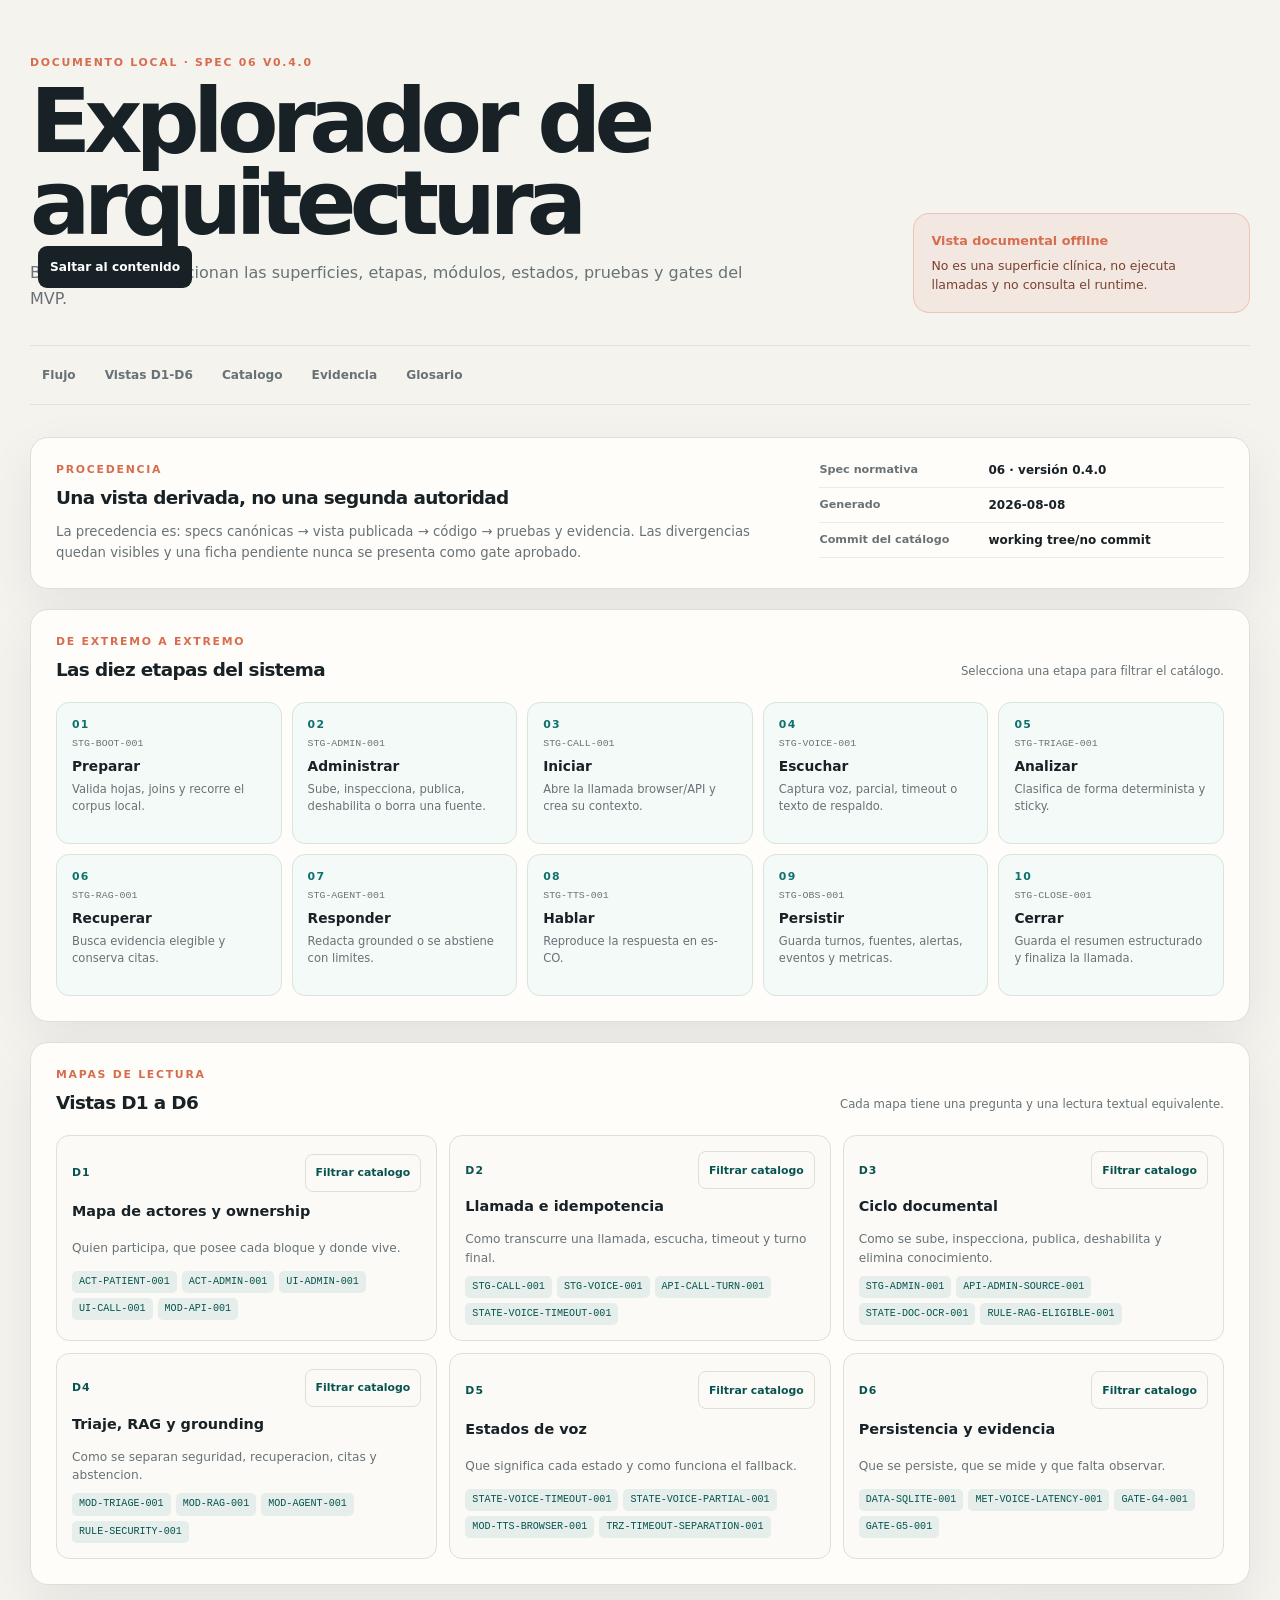
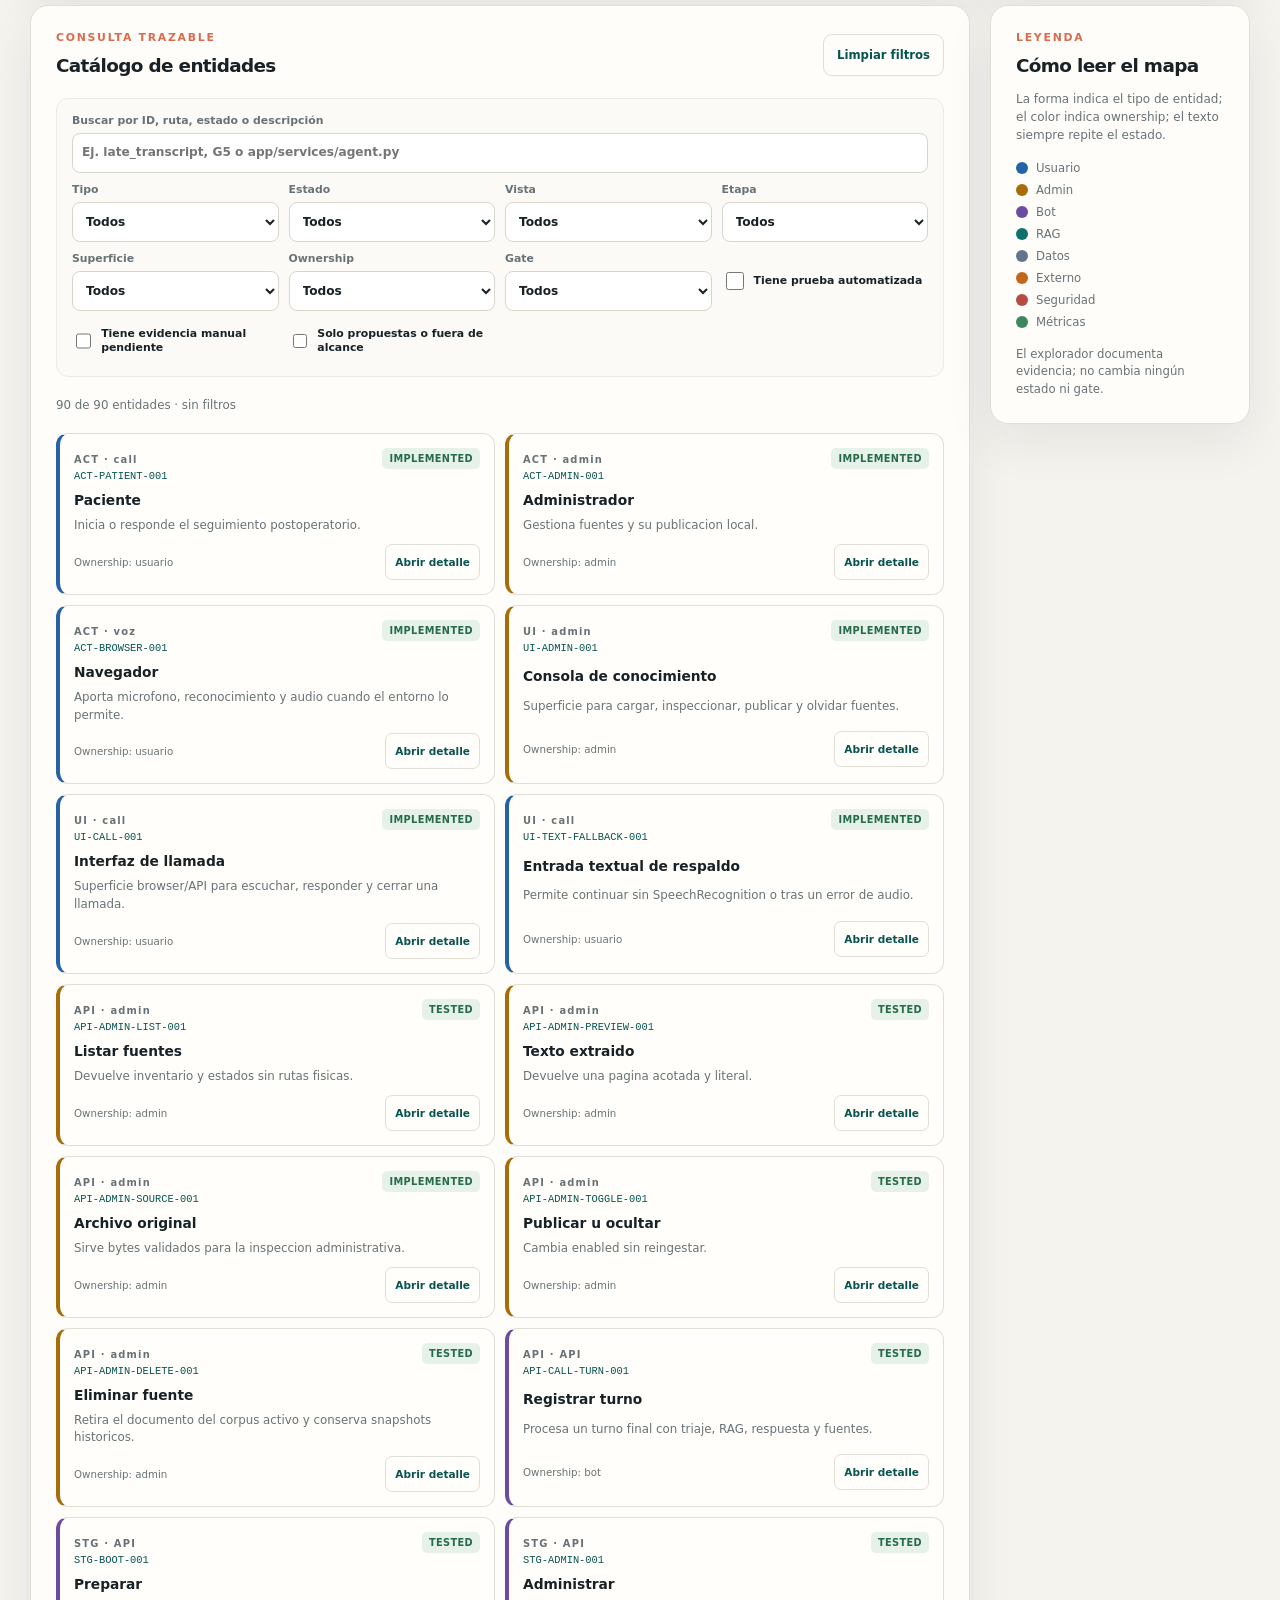
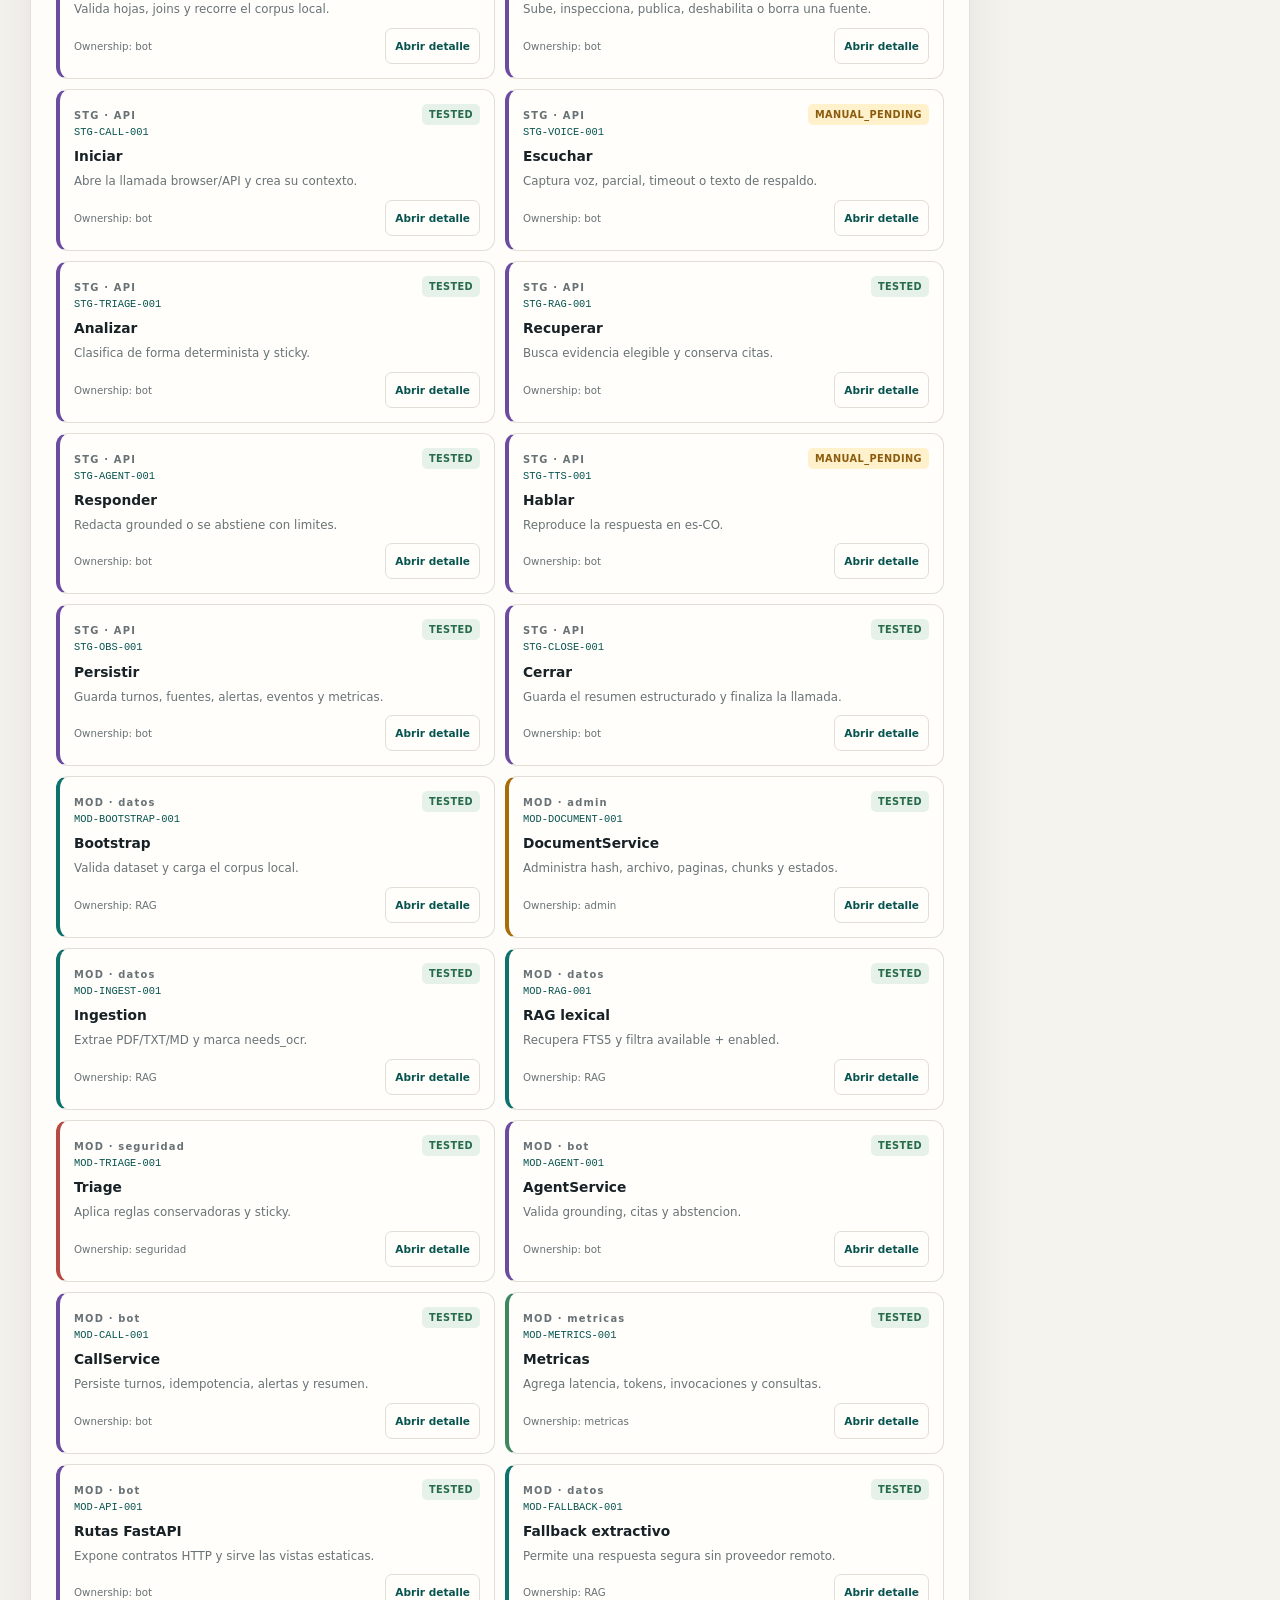
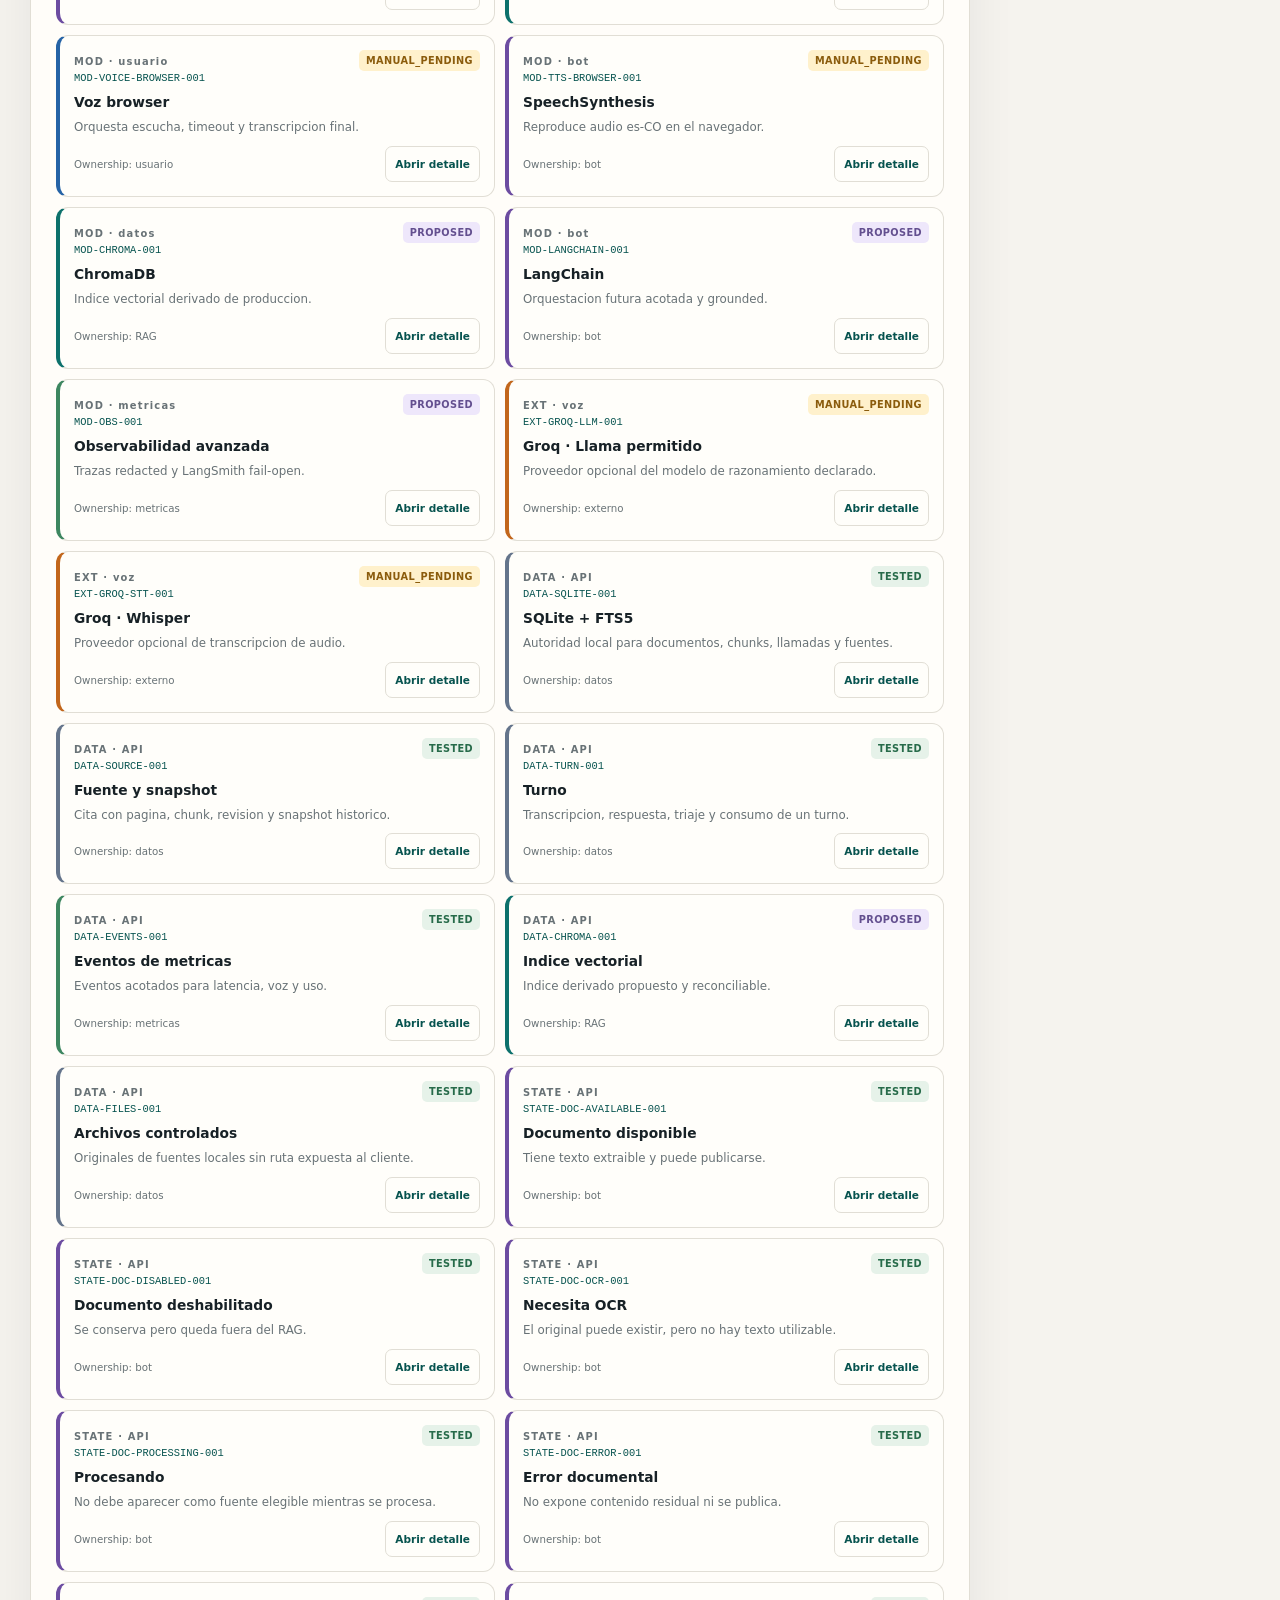
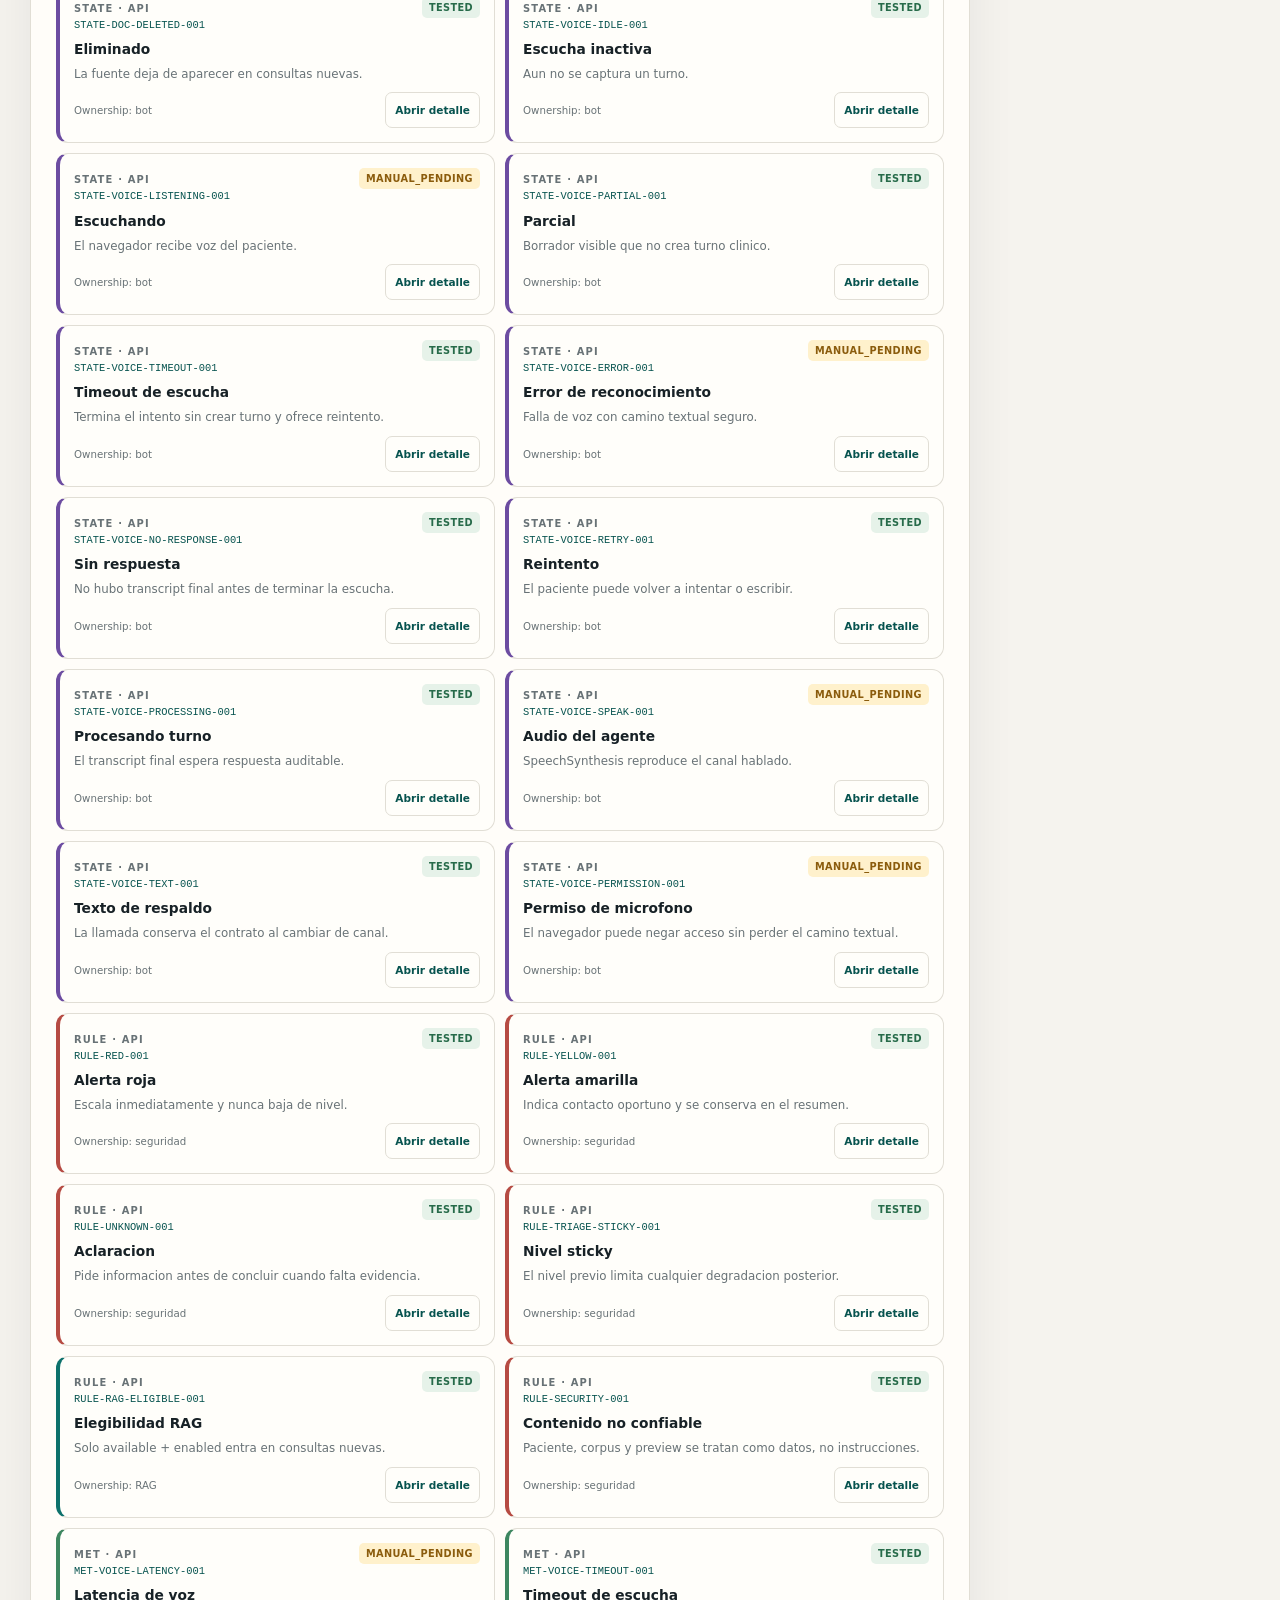
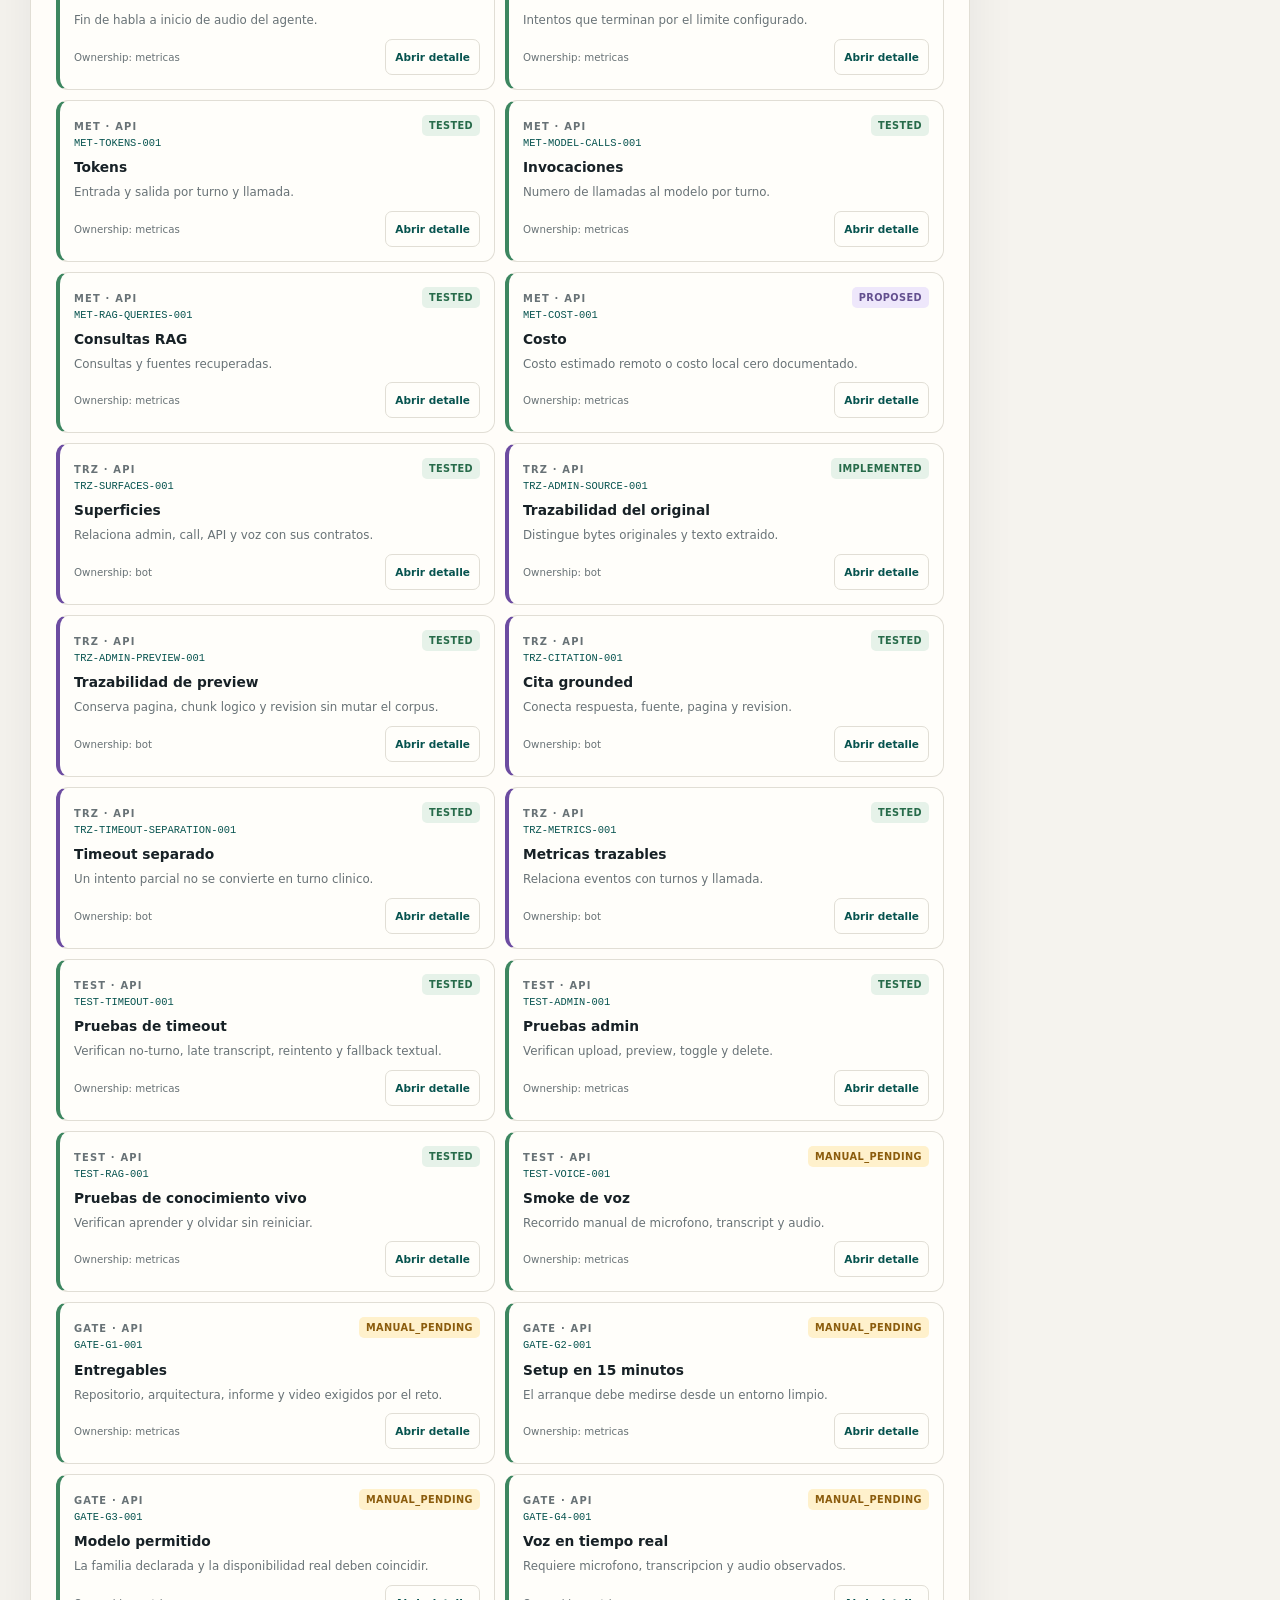
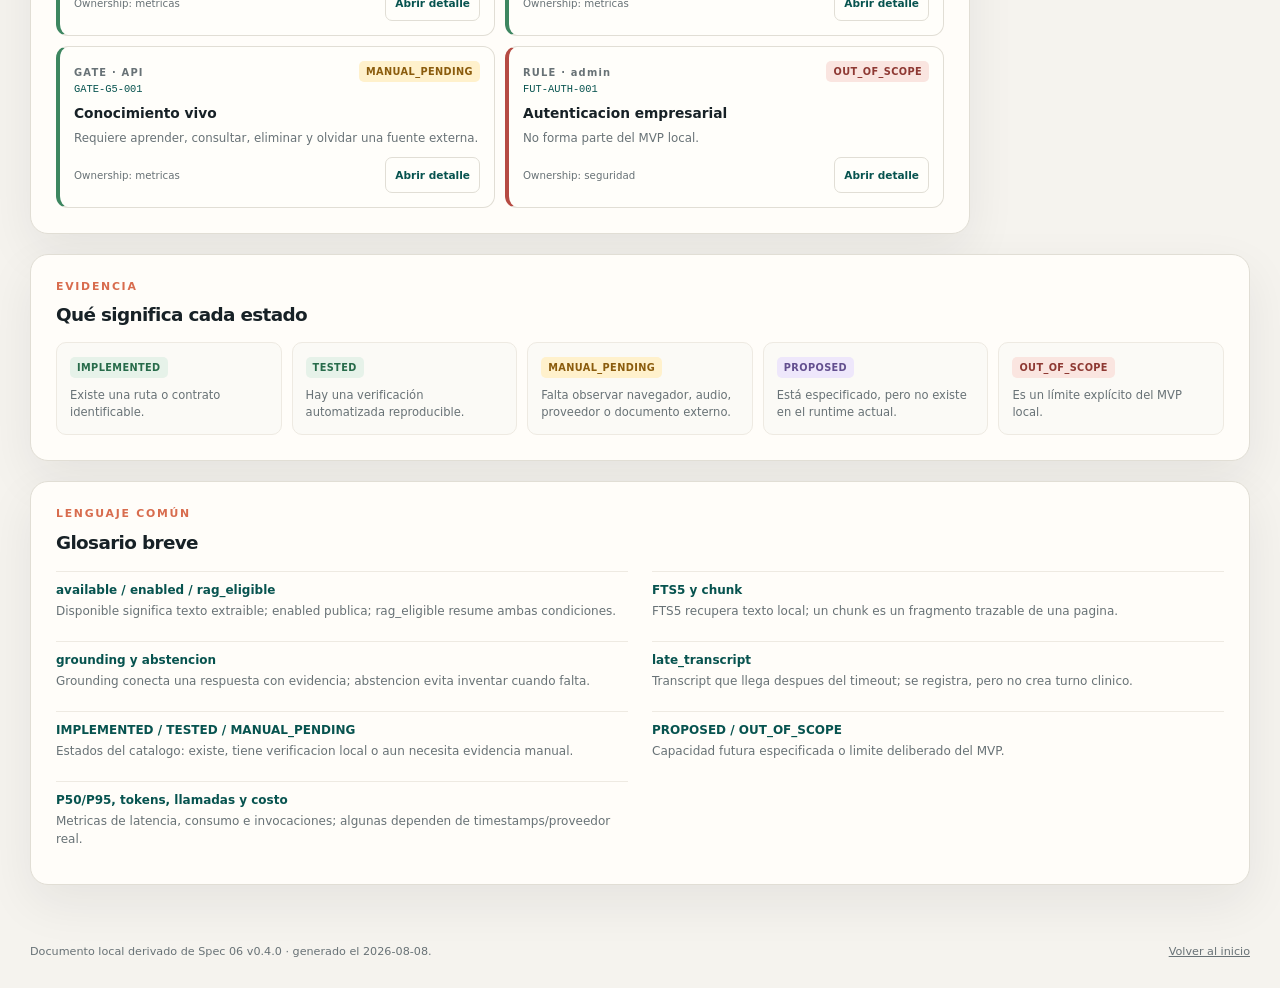
<file: docs/architecture_explorer.html>
<!doctype html>
<html lang="es">
  <head>
    <meta charset="utf-8">
    <meta name="viewport" content="width=device-width, initial-scale=1">
    <meta name="description" content="Explorador offline de la arquitectura y trazabilidad del MVP.">
    <title>Explorador de arquitectura | Tech Sphere Challenge</title>
    <link rel="stylesheet" href="./architecture_explorer.css">
    <script src="./architecture_explorer.data.js" defer></script>
    <script src="./architecture_explorer.js" defer></script>
  </head>
  <body>
    <header class="site-header" id="top">
      <div class="header-inner">
        <div>
          <p class="eyebrow">Documento local · Spec 06 v0.4.0</p>
          <h1>Explorador de arquitectura</h1>
          <p class="lede">Busca cómo se relacionan las superficies, etapas, módulos, estados, pruebas y gates del MVP.</p>
        </div>
        <div class="document-warning" role="note">
          <strong>Vista documental offline</strong>
          <span>No es una superficie clínica, no ejecuta llamadas y no consulta el runtime.</span>
        </div>
      </div>
    </header>

    <nav class="site-nav" aria-label="Navegacion del documento">
      <a class="skip-link" href="#main-content">Saltar al contenido</a>
      <div class="nav-inner">
        <a href="#flow">Flujo</a>
        <a href="#views">Vistas D1-D6</a>
        <a href="#catalog">Catalogo</a>
        <a href="#evidence">Evidencia</a>
        <a href="#glossary">Glosario</a>
      </div>
    </nav>

    <main id="main-content" class="page-shell">
      <section class="provenance panel" aria-labelledby="provenance-title">
        <div>
          <p class="eyebrow">Procedencia</p>
          <h2 id="provenance-title">Una vista derivada, no una segunda autoridad</h2>
          <p>La precedencia es: specs canónicas → vista publicada → código → pruebas y evidencia. Las divergencias quedan visibles y una ficha pendiente nunca se presenta como gate aprobado.</p>
        </div>
        <dl class="provenance-list">
          <div><dt>Spec normativa</dt><dd>06 · versión 0.4.0</dd></div>
          <div><dt>Generado</dt><dd id="generated-at">2026-08-08</dd></div>
          <div><dt>Commit del catálogo</dt><dd id="catalog-commit">working tree/no commit</dd></div>
        </dl>
      </section>

      <section id="flow" class="panel" aria-labelledby="flow-title">
        <div class="section-heading">
          <div>
            <p class="eyebrow">De extremo a extremo</p>
            <h2 id="flow-title">Las diez etapas del sistema</h2>
          </div>
          <p class="section-note">Selecciona una etapa para filtrar el catálogo.</p>
        </div>
        <ol id="stage-list" class="stage-list" aria-label="Etapas del flujo"></ol>
      </section>

      <section id="views" class="panel" aria-labelledby="views-title">
        <div class="section-heading">
          <div>
            <p class="eyebrow">Mapas de lectura</p>
            <h2 id="views-title">Vistas D1 a D6</h2>
          </div>
          <p class="section-note">Cada mapa tiene una pregunta y una lectura textual equivalente.</p>
        </div>
        <div id="view-list" class="view-grid"></div>
      </section>

      <section id="catalog" class="catalog-layout" aria-labelledby="catalog-title">
        <div class="panel catalog-panel">
          <div class="section-heading">
            <div>
              <p class="eyebrow">Consulta trazable</p>
              <h2 id="catalog-title">Catálogo de entidades</h2>
            </div>
            <button class="button button-quiet" id="clear-filters" type="button">Limpiar filtros</button>
          </div>
          <div class="filters" aria-label="Filtros del catalogo">
            <label class="search-field" for="catalog-search">
              <span>Buscar por ID, ruta, estado o descripción</span>
              <input id="catalog-search" type="search" autocomplete="off" placeholder="Ej. late_transcript, G5 o app/services/agent.py">
            </label>
            <label for="kind-filter"><span>Tipo</span><select id="kind-filter"></select></label>
            <label for="status-filter"><span>Estado</span><select id="status-filter"></select></label>
            <label for="view-filter"><span>Vista</span><select id="view-filter"></select></label>
            <label for="stage-filter"><span>Etapa</span><select id="stage-filter"></select></label>
            <label for="surface-filter"><span>Superficie</span><select id="surface-filter"></select></label>
            <label for="ownership-filter"><span>Ownership</span><select id="ownership-filter"></select></label>
            <label for="gate-filter"><span>Gate</span><select id="gate-filter"></select></label>
            <label class="check-field"><input id="tested-filter" type="checkbox"> Tiene prueba automatizada</label>
            <label class="check-field"><input id="manual-filter" type="checkbox"> Tiene evidencia manual pendiente</label>
            <label class="check-field"><input id="proposal-filter" type="checkbox"> Solo propuestas o fuera de alcance</label>
          </div>
          <div class="filter-summary" id="filter-summary" role="status" aria-live="polite"></div>
          <div id="catalog-results" class="catalog-results" aria-live="polite"></div>
        </div>

        <aside class="panel legend-panel" aria-labelledby="legend-title">
          <p class="eyebrow">Leyenda</p>
          <h2 id="legend-title">Cómo leer el mapa</h2>
          <p>La forma indica el tipo de entidad; el color indica ownership; el texto siempre repite el estado.</p>
          <ul class="legend-list">
            <li><span class="ownership-dot user"></span> Usuario</li>
            <li><span class="ownership-dot admin"></span> Admin</li>
            <li><span class="ownership-dot bot"></span> Bot</li>
            <li><span class="ownership-dot rag"></span> RAG</li>
            <li><span class="ownership-dot data"></span> Datos</li>
            <li><span class="ownership-dot external"></span> Externo</li>
            <li><span class="ownership-dot security"></span> Seguridad</li>
            <li><span class="ownership-dot metrics"></span> Métricas</li>
          </ul>
          <p class="muted-copy">El explorador documenta evidencia; no cambia ningún estado ni gate.</p>
        </aside>
      </section>

      <section id="evidence" class="panel evidence-panel" aria-labelledby="evidence-title">
        <p class="eyebrow">Evidencia</p>
        <h2 id="evidence-title">Qué significa cada estado</h2>
        <div class="status-grid">
          <div><strong class="status implemented">IMPLEMENTED</strong><p>Existe una ruta o contrato identificable.</p></div>
          <div><strong class="status tested">TESTED</strong><p>Hay una verificación automatizada reproducible.</p></div>
          <div><strong class="status pending">MANUAL_PENDING</strong><p>Falta observar navegador, audio, proveedor o documento externo.</p></div>
          <div><strong class="status proposed">PROPOSED</strong><p>Está especificado, pero no existe en el runtime actual.</p></div>
          <div><strong class="status out">OUT_OF_SCOPE</strong><p>Es un límite explícito del MVP local.</p></div>
        </div>
      </section>

      <section id="glossary" class="panel glossary-panel" aria-labelledby="glossary-title">
        <p class="eyebrow">Lenguaje común</p>
        <h2 id="glossary-title">Glosario breve</h2>
        <dl id="glossary-list" class="glossary-list"></dl>
      </section>
    </main>

    <dialog id="entity-detail" class="detail-dialog" aria-labelledby="detail-title" aria-describedby="detail-summary">
      <div class="detail-heading">
        <div>
          <p class="eyebrow" id="detail-kind"></p>
          <h2 id="detail-title">Detalle de entidad</h2>
        </div>
        <button class="button button-quiet" id="detail-close" type="button">Cerrar</button>
      </div>
      <p id="detail-id" class="detail-id"></p>
      <p id="detail-summary" class="detail-summary"></p>
      <div id="detail-content" class="detail-content"></div>
    </dialog>

    <footer class="site-footer">
      <p>Documento local derivado de Spec 06 v0.4.0 · generado el <span id="footer-date">2026-08-08</span>.</p>
      <a href="#top">Volver al inicio</a>
    </footer>
  </body>
</html>
</file>
<file: docs/architecture_explorer.css>
:root {
  --ink: #172126;
  --muted: #687276;
  --paper: #f5f3ee;
  --surface: #fffdf9;
  --line: #e1ded5;
  --teal: #0d716c;
  --teal-dark: #07534f;
  --coral: #d86c4e;
  --blue: #2563a6;
  --amber: #a66d09;
  --violet: #6c4ca1;
  --red: #b64b43;
  --green: #3d8660;
  --shadow: 0 18px 50px rgba(23, 33, 38, .07);
  font-family: Inter, ui-sans-serif, system-ui, -apple-system, BlinkMacSystemFont, "Segoe UI", sans-serif;
  color: var(--ink);
  background: var(--paper);
  font-synthesis: none;
}

* { box-sizing: border-box; }
html { scroll-behavior: smooth; }
body { min-width: 320px; min-height: 100vh; margin: 0; background: radial-gradient(circle at 88% -5%, rgba(216, 108, 78, .13), transparent 30rem), var(--paper); }
a { color: inherit; }
button, input, select { font: inherit; }
button { cursor: pointer; }
button:disabled { cursor: not-allowed; opacity: .55; }
:focus-visible { outline: 3px solid rgba(13, 113, 108, .35); outline-offset: 3px; }

.site-header, .site-nav, .page-shell, .site-footer { width: min(1220px, calc(100% - 40px)); margin: 0 auto; }
.site-header { padding: 56px 0 32px; }
.header-inner { display: grid; grid-template-columns: minmax(0, 1fr) minmax(240px, .4fr); gap: 42px; align-items: end; }
.eyebrow { margin: 0 0 11px; color: var(--coral); font-size: .68rem; font-weight: 850; letter-spacing: .16em; line-height: 1.2; text-transform: uppercase; }
h1, h2, h3, p { margin-top: 0; }
h1 { max-width: 720px; margin-bottom: 15px; font-size: clamp(2.7rem, 7vw, 6rem); font-weight: 760; letter-spacing: -.075em; line-height: .92; }
h2 { margin-bottom: 0; font-size: 1.15rem; letter-spacing: -.035em; }
h3 { margin-bottom: 7px; font-size: .9rem; }
.lede { max-width: 720px; margin-bottom: 0; color: var(--muted); font-size: 1rem; line-height: 1.65; }
.document-warning { display: grid; gap: 7px; padding: 17px; border: 1px solid rgba(216, 108, 78, .28); border-radius: 16px; color: #79412f; background: rgba(216, 108, 78, .08); font-size: .78rem; line-height: 1.5; }
.document-warning strong { color: var(--coral); font-size: .8rem; }

.site-nav { position: sticky; top: 0; z-index: 5; border-top: 1px solid rgba(225, 222, 213, .85); border-bottom: 1px solid rgba(225, 222, 213, .85); background: rgba(245, 243, 238, .94); backdrop-filter: blur(10px); }
.nav-inner { display: flex; flex-wrap: wrap; gap: 5px; padding: 8px 0; }
.nav-inner a, .skip-link { min-height: 42px; display: inline-flex; align-items: center; padding: 0 12px; border-radius: 9px; color: var(--muted); font-size: .76rem; font-weight: 800; text-decoration: none; }
.nav-inner a:hover, .nav-inner a:focus-visible { color: var(--teal-dark); background: rgba(13, 113, 108, .09); }
.skip-link { position: absolute; left: 8px; top: -100px; color: white; background: var(--ink); }
.skip-link:focus { top: 8px; z-index: 10; }

.page-shell { display: grid; gap: 20px; padding: 32px 0 60px; }
.panel { padding: 25px; border: 1px solid var(--line); border-radius: 18px; background: var(--surface); box-shadow: var(--shadow); }
.provenance { display: grid; grid-template-columns: minmax(0, 1fr) minmax(250px, .55fr); gap: 28px; align-items: start; }
.provenance p:not(.eyebrow) { max-width: 700px; margin: 13px 0 0; color: var(--muted); font-size: .83rem; line-height: 1.6; }
.provenance-list { display: grid; gap: 10px; margin: 0; }
.provenance-list div { display: grid; grid-template-columns: minmax(0, .8fr) minmax(0, 1.2fr); gap: 12px; padding-bottom: 10px; border-bottom: 1px solid #eeeae2; }
.provenance-list dt { color: var(--muted); font-size: .7rem; font-weight: 800; }
.provenance-list dd { margin: 0; font-size: .75rem; font-weight: 750; overflow-wrap: anywhere; }
.section-heading { display: flex; align-items: end; justify-content: space-between; gap: 20px; margin-bottom: 22px; }
.section-note, .muted-copy { margin: 0; color: var(--muted); font-size: .73rem; line-height: 1.5; }

.stage-list { display: grid; grid-template-columns: repeat(5, minmax(0, 1fr)); gap: 10px; margin: 0; padding: 0; list-style: none; counter-reset: stages; }
.stage-item { min-width: 0; counter-increment: stages; }
.stage-button { width: 100%; min-height: 142px; display: grid; align-content: start; gap: 7px; padding: 15px; border: 1px solid #d9e3df; border-radius: 13px; color: var(--ink); text-align: left; background: #f4faf7; }
.stage-button::before { content: counter(stages, decimal-leading-zero); color: var(--teal); font-size: .68rem; font-weight: 900; letter-spacing: .12em; }
.stage-button:hover, .stage-button[aria-pressed="true"] { border-color: var(--teal); background: rgba(13, 113, 108, .09); }
.stage-id { color: var(--muted); font: .62rem/1.3 ui-monospace, SFMono-Regular, Consolas, monospace; overflow-wrap: anywhere; }
.stage-title { font-size: .86rem; font-weight: 820; }
.stage-summary { margin: 0; color: var(--muted); font-size: .72rem; line-height: 1.45; }

.view-grid { display: grid; grid-template-columns: repeat(3, minmax(0, 1fr)); gap: 12px; }
.view-card { display: grid; gap: 9px; min-height: 160px; padding: 15px; border: 1px solid var(--line); border-radius: 13px; background: #fbfaf6; }
.view-card.is-active { border-color: var(--teal); box-shadow: inset 0 0 0 2px rgba(13, 113, 108, .13); }
.view-card-header { display: flex; justify-content: space-between; gap: 10px; align-items: center; }
.view-id { color: var(--teal-dark); font-size: .68rem; font-weight: 900; letter-spacing: .1em; }
.view-question { margin: 0; color: var(--muted); font-size: .76rem; line-height: 1.5; }
.view-map { display: flex; flex-wrap: wrap; gap: 5px; align-content: start; margin: 0; padding: 0; list-style: none; }
.view-map li { padding: 5px 7px; border-radius: 5px; color: var(--teal-dark); background: rgba(13, 113, 108, .09); font: .63rem/1.2 ui-monospace, SFMono-Regular, Consolas, monospace; }
.view-filter-button { min-height: 38px; padding: 6px 10px; border: 1px solid var(--line); border-radius: 8px; color: var(--teal-dark); background: transparent; font-size: .68rem; font-weight: 800; }

.catalog-layout { display: grid; grid-template-columns: minmax(0, 1fr) 260px; gap: 20px; align-items: start; }
.catalog-panel { min-width: 0; }
.legend-panel { position: sticky; top: 75px; }
.button { min-height: 42px; padding: 0 13px; border: 1px solid transparent; border-radius: 9px; font-size: .73rem; font-weight: 820; }
.button-quiet { color: var(--teal-dark); border-color: var(--line); background: transparent; }
.button-quiet:hover { background: rgba(13, 113, 108, .08); }
.filters { display: grid; grid-template-columns: repeat(4, minmax(0, 1fr)); gap: 10px; padding: 15px; border: 1px solid #eeeae2; border-radius: 12px; background: #fbfaf6; }
.filters label { min-width: 0; display: grid; gap: 5px; color: var(--muted); font-size: .68rem; font-weight: 800; line-height: 1.3; }
.filters .search-field { grid-column: 1 / -1; }
.filters input[type="search"], .filters select { width: 100%; min-height: 40px; padding: 0 9px; border: 1px solid #d8d5cc; border-radius: 8px; color: var(--ink); background: white; font-size: .76rem; }
.check-field { display: flex !important; grid-template-columns: auto 1fr; align-items: center; gap: 7px !important; min-height: 40px; color: var(--ink) !important; font-weight: 700 !important; }
.check-field input { width: 18px; height: 18px; accent-color: var(--teal); }
.filter-summary { min-height: 34px; display: flex; align-items: center; margin: 11px 0; color: var(--muted); font-size: .74rem; }
.catalog-results { display: grid; grid-template-columns: repeat(2, minmax(0, 1fr)); gap: 10px; }
.entity-card { min-width: 0; display: grid; gap: 9px; padding: 14px; border: 1px solid var(--line); border-left: 4px solid var(--teal); border-radius: 12px; background: #fffefa; }
.entity-card:hover, .entity-card:focus-within { border-color: var(--teal); }
.entity-card.ownership-admin { border-left-color: var(--amber); }
.entity-card.ownership-usuario { border-left-color: var(--blue); }
.entity-card.ownership-bot { border-left-color: var(--violet); }
.entity-card.ownership-rag { border-left-color: var(--teal); }
.entity-card.ownership-datos { border-left-color: #64748b; }
.entity-card.ownership-externo { border-left-color: #c2661b; }
.entity-card.ownership-seguridad { border-left-color: var(--red); }
.entity-card.ownership-metricas { border-left-color: var(--green); }
.entity-header { display: flex; align-items: start; justify-content: space-between; gap: 10px; }
.entity-kind { color: var(--muted); font-size: .62rem; font-weight: 900; letter-spacing: .12em; }
.entity-id { margin: 2px 0 0; color: var(--teal-dark); font: .65rem/1.35 ui-monospace, SFMono-Regular, Consolas, monospace; overflow-wrap: anywhere; }
.entity-title { margin: 0; font-size: .86rem; }
.entity-summary { margin: 0; color: var(--muted); font-size: .74rem; line-height: 1.5; }
.entity-footer { display: flex; flex-wrap: wrap; gap: 5px; align-items: center; }
.status { display: inline-flex; width: fit-content; padding: 5px 7px; border-radius: 5px; font-size: .61rem; font-weight: 900; letter-spacing: .04em; }
.status.implemented { color: #276b4a; background: #e6f2e9; }
.status.tested { color: #276b4a; background: #e6f2e9; }
.status.pending { color: #8b5c0d; background: #fff1cc; }
.status.proposed { color: #634f8f; background: #eee7fb; }
.status.out { color: #8e3933; background: #fae5e0; }
.ownership-label { color: var(--muted); font-size: .64rem; }
.entity-open { min-height: 36px; margin-left: auto; padding: 5px 9px; border: 1px solid var(--line); border-radius: 7px; color: var(--teal-dark); background: transparent; font-size: .66rem; font-weight: 800; }
.entity-open:hover { background: rgba(13, 113, 108, .09); }
.empty-results { padding: 30px 15px; border: 1px dashed #c8d1cc; border-radius: 12px; color: var(--muted); font-size: .8rem; line-height: 1.6; }
.legend-panel h2 { margin-bottom: 14px; }
.legend-panel > p:not(.eyebrow):not(.muted-copy) { color: var(--muted); font-size: .75rem; line-height: 1.5; }
.legend-list { display: grid; gap: 8px; margin: 17px 0; padding: 0; list-style: none; color: var(--muted); font-size: .73rem; }
.legend-list li { display: flex; align-items: center; gap: 8px; }
.ownership-dot { width: 12px; height: 12px; display: inline-block; border-radius: 50%; background: var(--teal); }
.ownership-dot.user { background: var(--blue); }
.ownership-dot.admin { background: var(--amber); }
.ownership-dot.bot { background: var(--violet); }
.ownership-dot.rag { background: var(--teal); }
.ownership-dot.data { background: #64748b; }
.ownership-dot.external { background: #c2661b; }
.ownership-dot.security { background: var(--red); }
.ownership-dot.metrics { background: var(--green); }

.status-grid { display: grid; grid-template-columns: repeat(5, minmax(0, 1fr)); gap: 10px; margin-top: 17px; }
.status-grid > div { padding: 13px; border: 1px solid #eeeae2; border-radius: 10px; background: #fbfaf6; }
.status-grid p { margin: 9px 0 0; color: var(--muted); font-size: .72rem; line-height: 1.5; }
.glossary-list { display: grid; grid-template-columns: repeat(2, minmax(0, 1fr)); gap: 10px 24px; margin: 18px 0 0; }
.glossary-list div { padding: 11px 0; border-top: 1px solid #eeeae2; }
.glossary-list dt { color: var(--teal-dark); font-size: .75rem; font-weight: 850; }
.glossary-list dd { margin: 5px 0 0; color: var(--muted); font-size: .75rem; line-height: 1.5; }

.detail-dialog { width: min(760px, calc(100% - 30px)); max-height: min(88vh, 900px); margin: auto; padding: 25px; border: 1px solid var(--line); border-radius: 18px; color: var(--ink); background: var(--surface); box-shadow: 0 24px 80px rgba(23, 33, 38, .22); }
.detail-dialog::backdrop { background: rgba(23, 33, 38, .48); }
.detail-heading { display: flex; justify-content: space-between; align-items: start; gap: 20px; }
.detail-id { margin: 12px 0 8px; color: var(--teal-dark); font: .68rem/1.4 ui-monospace, SFMono-Regular, Consolas, monospace; overflow-wrap: anywhere; }
.detail-summary { margin: 0 0 18px; color: var(--muted); font-size: .83rem; line-height: 1.6; }
.detail-content { display: grid; gap: 16px; max-height: 60vh; overflow-y: auto; padding-right: 4px; }
.detail-section { padding-top: 13px; border-top: 1px solid #eeeae2; }
.detail-section h3 { color: var(--muted); font-size: .67rem; letter-spacing: .1em; text-transform: uppercase; }
.detail-section p, .detail-section li { color: var(--ink); font-size: .76rem; line-height: 1.55; }
.detail-section ul { margin: 0; padding-left: 18px; }
.detail-chips { display: flex; flex-wrap: wrap; gap: 5px; }
.detail-chip { padding: 5px 7px; border-radius: 5px; color: var(--teal-dark); background: rgba(13, 113, 108, .09); font-size: .66rem; }
.detail-links { display: grid; gap: 7px; margin: 0; padding: 0; list-style: none; }
.detail-links button, .detail-links a { width: fit-content; min-height: 34px; padding: 5px 8px; border: 0; color: var(--teal-dark); background: rgba(13, 113, 108, .08); font-size: .68rem; text-decoration: none; }
.detail-links a:hover, .detail-links button:hover { text-decoration: underline; }
.site-footer { display: flex; justify-content: space-between; gap: 20px; padding: 0 0 30px; color: var(--muted); font-size: .7rem; }
.site-footer p { margin: 0; }

@media (max-width: 980px) {
  .stage-list { grid-template-columns: repeat(3, minmax(0, 1fr)); }
  .catalog-layout { grid-template-columns: minmax(0, 1fr); }
  .legend-panel { position: static; }
  .status-grid { grid-template-columns: repeat(3, minmax(0, 1fr)); }
}
@media (max-width: 700px) {
  .site-header, .site-nav, .page-shell, .site-footer { width: min(100% - 28px, 1220px); }
  .header-inner, .provenance { grid-template-columns: 1fr; gap: 22px; }
  .stage-list, .view-grid, .catalog-results, .glossary-list { grid-template-columns: 1fr; }
  .filters { grid-template-columns: repeat(2, minmax(0, 1fr)); }
  .filters .search-field { grid-column: 1 / -1; }
  .status-grid { grid-template-columns: repeat(2, minmax(0, 1fr)); }
  .section-heading { align-items: start; flex-direction: column; gap: 10px; }
  .site-footer { align-items: start; flex-direction: column; }
}
@media (max-width: 420px) {
  .site-header { padding-top: 35px; }
  .panel { padding: 18px; border-radius: 14px; }
  .filters { grid-template-columns: 1fr; }
  .filters .search-field { grid-column: auto; }
  .status-grid { grid-template-columns: 1fr; }
  .detail-dialog { width: calc(100% - 20px); padding: 18px; }
}
@media (prefers-reduced-motion: reduce) {
  *, *::before, *::after { scroll-behavior: auto !important; transition-duration: .01ms !important; animation-duration: .01ms !important; }
}
@media print {
  .site-nav, .filters, .legend-panel, .entity-open, .detail-dialog, .skip-link { display: none !important; }
  :root { background: white; }
  body { background: white; }
  .site-header, .site-nav, .page-shell, .site-footer { width: 100%; }
  .panel { box-shadow: none; break-inside: avoid; }
  .catalog-results { grid-template-columns: repeat(2, minmax(0, 1fr)); }
}
</file>
